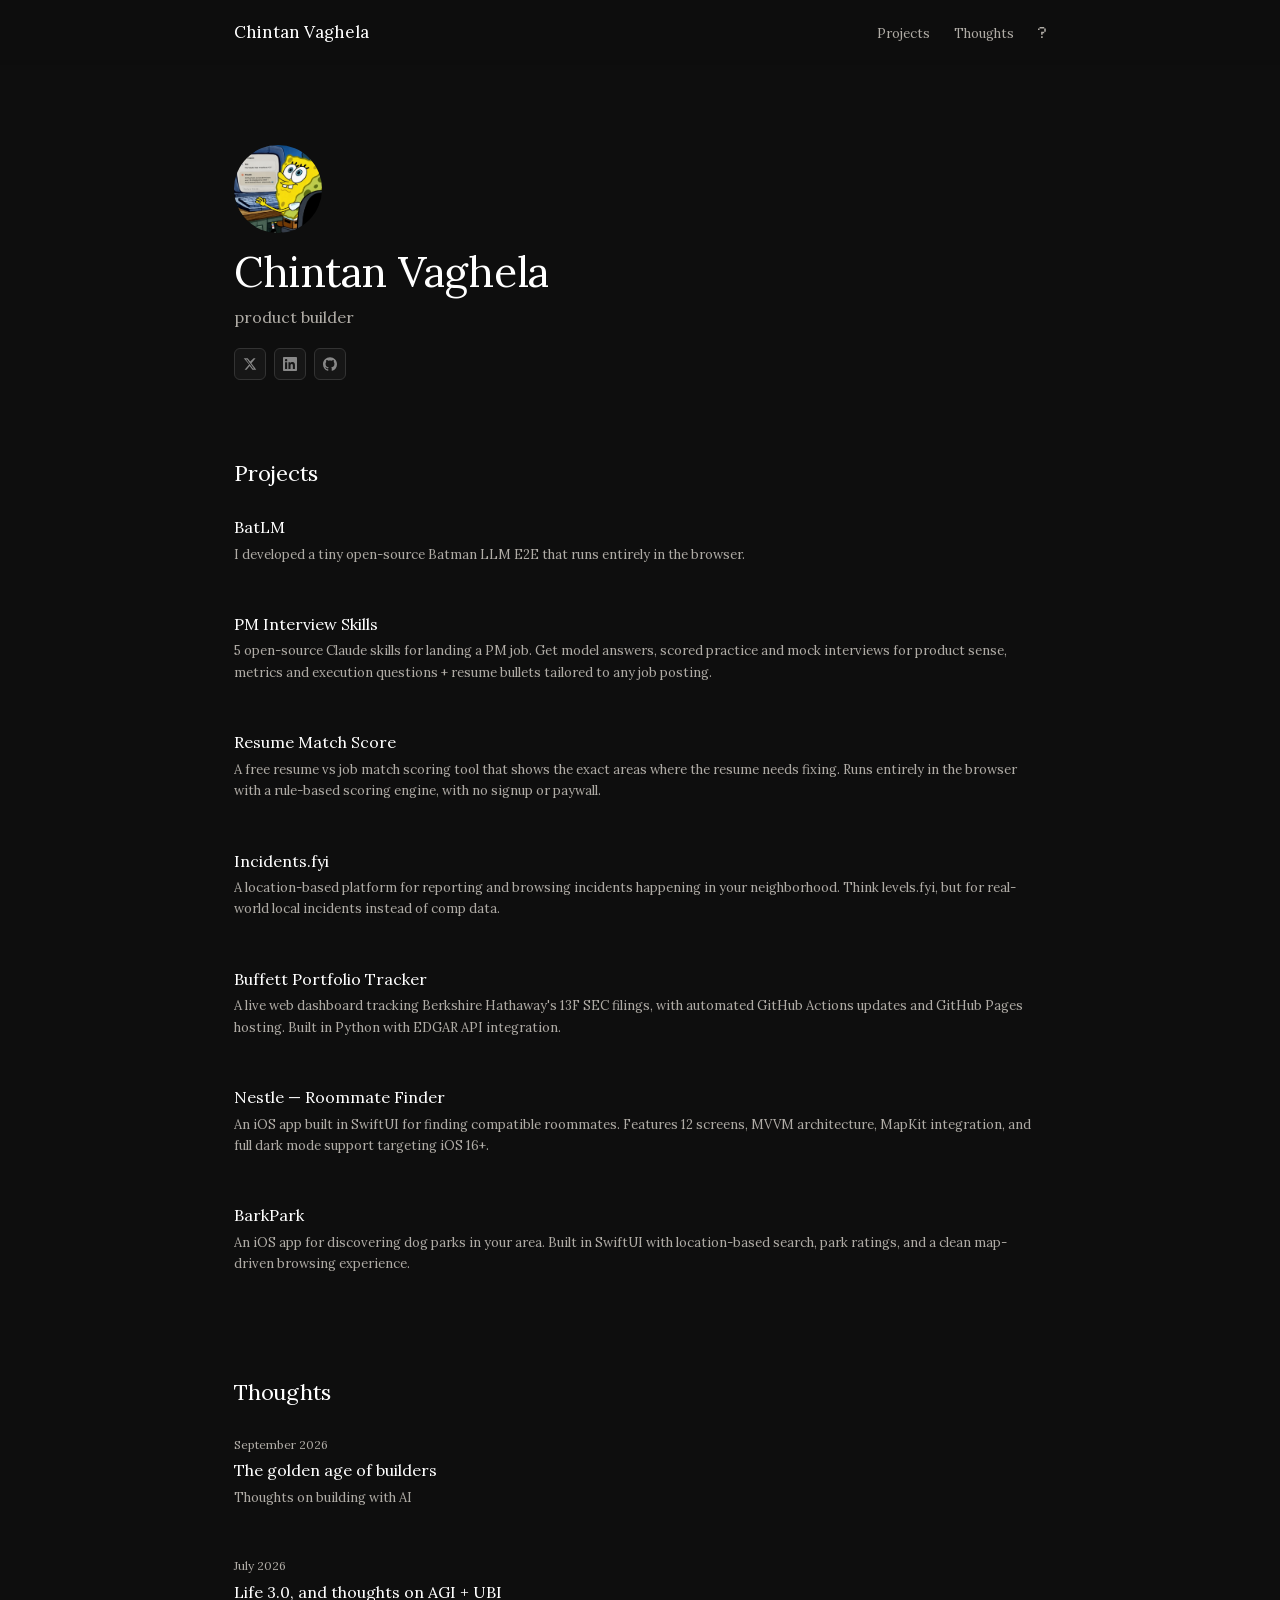
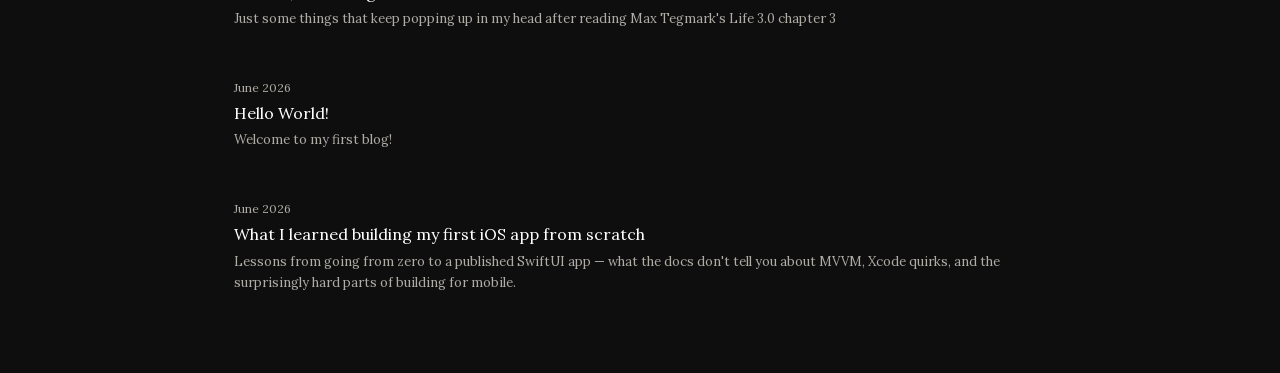
<file: index.html>
<!DOCTYPE html>
<html lang="en">
<head>
  <meta charset="UTF-8">
  <meta name="viewport" content="width=device-width, initial-scale=1.0">
  <meta name="description" content="Chintan Vaghela — Product builder.">
  <link rel="icon" type="image/x-icon" href="/favicon.ico">
  <link rel="apple-touch-icon" href="/apple-touch-icon.png">
  <title>Chintan Vaghela</title>
  <link rel="preload" href="assets/fonts/lora-latin.woff2" as="font" type="font/woff2" crossorigin>
  <link rel="preload" href="data/projects.json" as="fetch" crossorigin>
  <link rel="preload" href="data/thoughts.json" as="fetch" crossorigin>
  <link rel="stylesheet" href="assets/css/style.css">
</head>
<body>

  <!-- ===================== NAV ===================== -->
  <header class="nav">
    <div class="wrap nav-inner">
      <a href="/" class="nav-name">Chintan Vaghela</a>
      <nav aria-label="Main navigation">
        <ul class="nav-links">
          <li><a href="#projects">Projects</a></li>
          <li><a href="#thoughts">Thoughts</a></li>
          <li>
            <button type="button" class="nav-play" aria-label="Play a game">
              <svg viewBox="0 0 5 7" fill="currentColor" aria-hidden="true"><path d="M1 0h3v1H1zM0 1h1v1H0zM4 1h1v2H4zM2 3h2v1H2zM2 4h1v1H2zM2 6h1v1H2z"/></svg>
            </button>
          </li>
        </ul>
      </nav>
    </div>
  </header>

  <main>
    <div class="wrap">

      <!-- ===================== PROFILE ===================== -->
      <section class="profile" aria-label="Profile">
        <picture>
          <source srcset="assets/images/profile.avif" type="image/avif">
          <source srcset="assets/images/profile.webp" type="image/webp">
          <img src="assets/images/profile.jpeg" alt="Photo of Chintan Vaghela" class="profile-photo" width="88" height="88" fetchpriority="high">
        </picture>

        <h1 class="profile-name">Chintan Vaghela</h1>

        <p class="profile-bio">product builder</p>

        <ul class="social-links" aria-label="Social profiles">
          <li>
            <a href="https://x.com/chintanjv" class="social-link" target="_blank" rel="noopener" aria-label="X">
              <svg width="14" height="14" viewBox="0 0 24 24" fill="currentColor" aria-hidden="true"><path d="M18.244 2.25h3.308l-7.227 8.26 8.502 11.24H16.17l-4.714-6.231-5.401 6.231H2.744l7.73-8.835L1.254 2.25H8.08l4.253 5.622zm-1.161 17.52h1.833L7.084 4.126H5.117z"/></svg>
            </a>
          </li>
          <li>
            <a href="https://www.linkedin.com/in/chintan-vaghela/" class="social-link" target="_blank" rel="noopener" aria-label="LinkedIn">
              <svg width="14" height="14" viewBox="0 0 24 24" fill="currentColor" aria-hidden="true"><path d="M20.447 20.452h-3.554v-5.569c0-1.328-.027-3.037-1.852-3.037-1.853 0-2.136 1.445-2.136 2.939v5.667H9.351V9h3.414v1.561h.046c.477-.9 1.637-1.85 3.37-1.85 3.601 0 4.267 2.37 4.267 5.455v6.286zM5.337 7.433a2.062 2.062 0 01-2.063-2.065 2.064 2.064 0 112.063 2.065zm1.782 13.019H3.555V9h3.564v11.452zM22.225 0H1.771C.792 0 0 .774 0 1.729v20.542C0 23.227.792 24 1.771 24h20.451C23.2 24 24 23.227 24 22.271V1.729C24 .774 23.2 0 22.222 0h.003z"/></svg>
            </a>
          </li>
          <li>
            <a href="https://github.com/chintanjv" class="social-link" target="_blank" rel="noopener" aria-label="GitHub">
              <svg width="14" height="14" viewBox="0 0 24 24" fill="currentColor" aria-hidden="true"><path d="M12 .297c-6.63 0-12 5.373-12 12 0 5.303 3.438 9.8 8.205 11.385.6.113.82-.258.82-.577 0-.285-.01-1.04-.015-2.04-3.338.724-4.042-1.61-4.042-1.61C4.422 18.07 3.633 17.7 3.633 17.7c-1.087-.744.084-.729.084-.729 1.205.084 1.838 1.236 1.838 1.236 1.07 1.835 2.809 1.305 3.495.998.108-.776.417-1.305.76-1.605-2.665-.3-5.466-1.332-5.466-5.93 0-1.31.465-2.38 1.235-3.22-.135-.303-.54-1.523.105-3.176 0 0 1.005-.322 3.3 1.23.96-.267 1.98-.399 3-.405 1.02.006 2.04.138 3 .405 2.28-1.552 3.285-1.23 3.285-1.23.645 1.653.24 2.873.12 3.176.765.84 1.23 1.91 1.23 3.22 0 4.61-2.805 5.625-5.475 5.92.42.36.81 1.096.81 2.22 0 1.606-.015 2.896-.015 3.286 0 .315.21.69.825.57C20.565 22.092 24 17.592 24 12.297c0-6.627-5.373-12-12-12"/></svg>
            </a>
          </li>
        </ul>
      </section>

      <!-- ===================== PROJECTS ===================== -->
      <section class="section" id="projects" aria-label="Projects">
        <p class="section-label">Projects</p>
        <div id="projects-list">
          <!-- Populated by main.js from data/projects.json -->
        </div>
      </section>

      <!-- ===================== THOUGHTS ===================== -->
      <section class="section" id="thoughts" aria-label="Thoughts">
        <p class="section-label">Thoughts</p>
        <div id="thoughts-list">
          <!-- Populated by main.js from data/thoughts.json -->
        </div>
      </section>

    </div>
  </main>

  <script src="assets/js/main.js"></script>
</body>
</html>
</file>
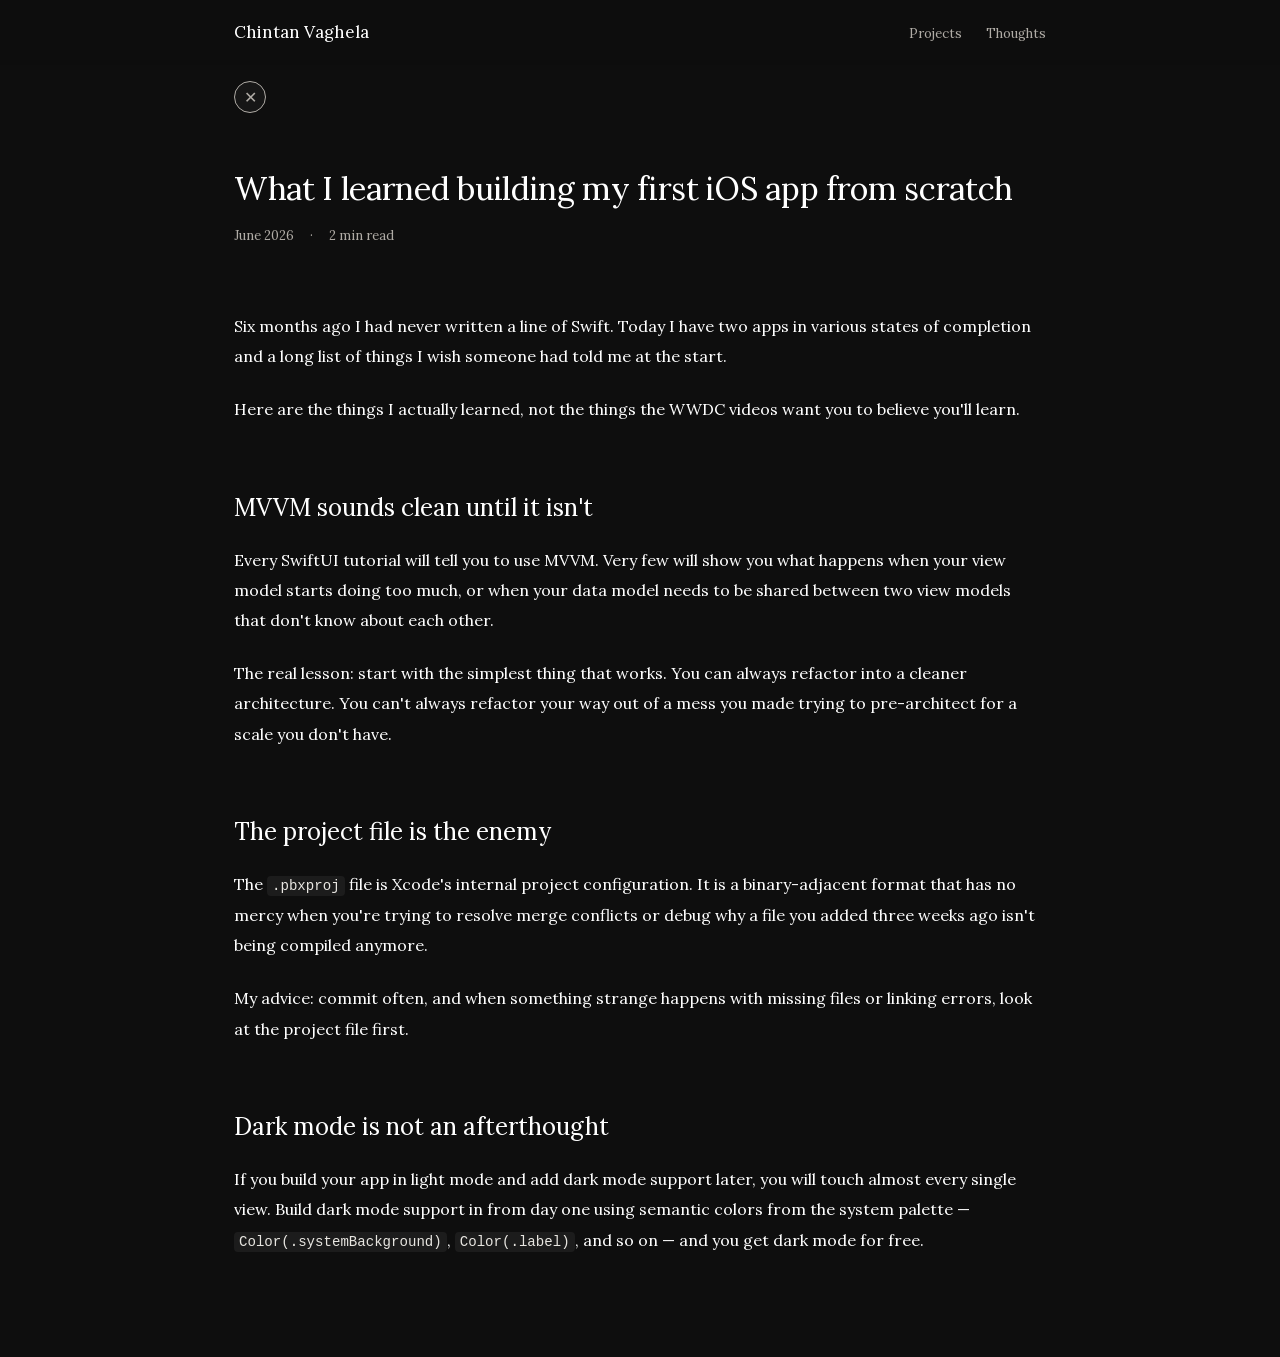
<file: thoughts/building-first-ios-app.html>
<!DOCTYPE html>
<html lang="en">
<head>
  <meta charset="UTF-8">
  <meta name="viewport" content="width=device-width, initial-scale=1.0">
  <title>What I learned building my first iOS app from scratch — Chintan Vaghela</title>
  <meta name="description" content="Lessons from going from zero to a SwiftUI app — my experience building with AI, and using product skills and learning Swift ecosystem">
  <link rel="preload" href="../assets/fonts/lora-latin.woff2" as="font" type="font/woff2" crossorigin>
  <link rel="stylesheet" href="../assets/css/style.css">
</head>
<body>

  <header class="nav">
    <div class="wrap nav-inner">
      <a href="/" class="nav-name">Chintan Vaghela</a>
      <nav aria-label="Main navigation">
        <ul class="nav-links">
          <li><a href="/#projects">Projects</a></li>
          <li><a href="/#thoughts">Thoughts</a></li>
        </ul>
      </nav>
    </div>
  </header>

  <main>
    <div class="wrap">

      <div class="detail-nav">
        <a href="/" class="back-link" aria-label="Back to home">✕</a>
      </div>

      <header class="post-header">
        <h1 class="post-title">What I learned building my first iOS app from scratch</h1>
        <div class="post-meta">
          <span>June 2026</span>
          <span>·</span>
          <span>2 min read</span>
        </div>
      </header>

      <article class="post-body">
        <p>Six months ago I had never written a line of Swift. Today I have two apps in various states of completion and a long list of things I wish someone had told me at the start.</p>

        <p>Here are the things I actually learned, not the things the WWDC videos want you to believe you'll learn.</p>

        <h2>MVVM sounds clean until it isn't</h2>

        <p>Every SwiftUI tutorial will tell you to use MVVM. Very few will show you what happens when your view model starts doing too much, or when your data model needs to be shared between two view models that don't know about each other.</p>

        <p>The real lesson: start with the simplest thing that works. You can always refactor into a cleaner architecture. You can't always refactor your way out of a mess you made trying to pre-architect for a scale you don't have.</p>

        <h2>The project file is the enemy</h2>

        <p>The <code>.pbxproj</code> file is Xcode's internal project configuration. It is a binary-adjacent format that has no mercy when you're trying to resolve merge conflicts or debug why a file you added three weeks ago isn't being compiled anymore.</p>

        <p>My advice: commit often, and when something strange happens with missing files or linking errors, look at the project file first.</p>

        <h2>Dark mode is not an afterthought</h2>

        <p>If you build your app in light mode and add dark mode support later, you will touch almost every single view. Build dark mode support in from day one using semantic colors from the system palette — <code>Color(.systemBackground)</code>, <code>Color(.label)</code>, and so on — and you get dark mode for free.</p>

      </article>

    </div>
  </main>
</body>
</html>
</file>
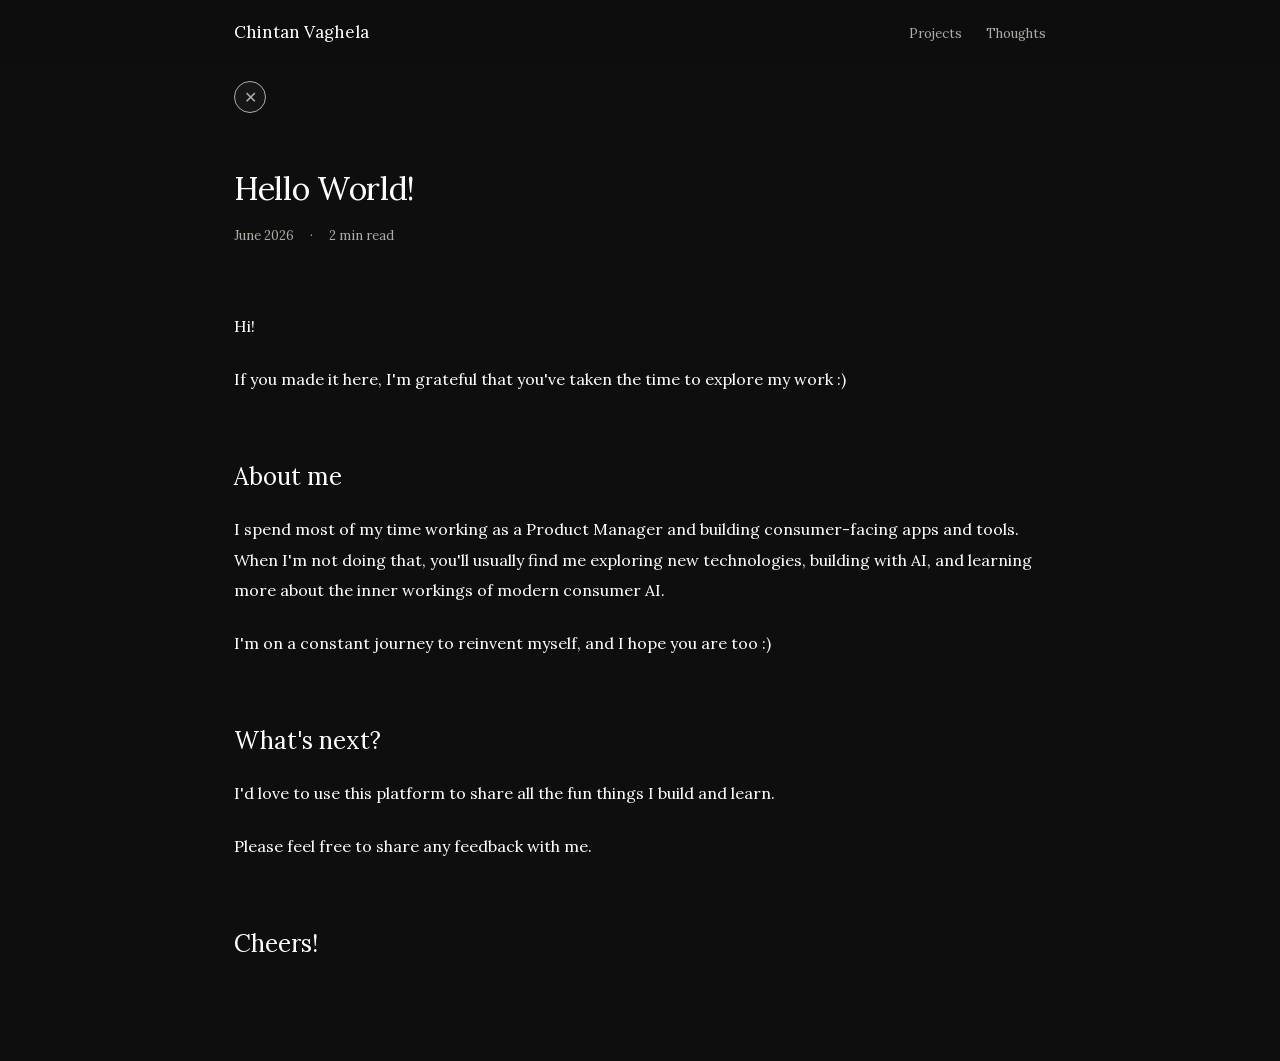
<file: thoughts/hello-world.html>
<!DOCTYPE html>
<html lang="en">
<head>
  <meta charset="UTF-8">
  <meta name="viewport" content="width=device-width, initial-scale=1.0">
  <title>Hello World! — Chintan Vaghela</title>
  <meta name="description" content="Welcome to my first blog!">
  <link rel="preload" href="../assets/fonts/lora-latin.woff2" as="font" type="font/woff2" crossorigin>
  <link rel="stylesheet" href="../assets/css/style.css">
</head>
<body>

  <header class="nav">
    <div class="wrap nav-inner">
      <a href="/" class="nav-name">Chintan Vaghela</a>
      <nav aria-label="Main navigation">
        <ul class="nav-links">
          <li><a href="/#projects">Projects</a></li>
          <li><a href="/#thoughts">Thoughts</a></li>
        </ul>
      </nav>
    </div>
  </header>

  <main>
    <div class="wrap">

      <div class="detail-nav">
        <a href="/" class="back-link" aria-label="Back to home">✕</a>
      </div>

      <header class="post-header">
        <h1 class="post-title">Hello World!</h1>
        <div class="post-meta">
          <span>June 2026</span>
          <span>·</span>
          <span>2 min read</span>
        </div>
      </header>

      <article class="post-body">
        <p>Hi!</p>

        <p>If you made it here, I'm grateful that you've taken the time to explore my work :)</p>

        <h2>About me</h2>

        <p>I spend most of my time working as a Product Manager and building consumer-facing apps and tools. When I'm not doing that, you'll usually find me exploring new technologies, building with AI, and learning more about the inner workings of modern consumer AI.</p>

        <p>I'm on a constant journey to reinvent myself, and I hope you are too :)</p>

        <h2>What's next?</h2>

        <p>I'd love to use this platform to share all the fun things I build and learn.</p>

        <p>Please feel free to share any feedback with me.</p>

        <h2>Cheers!</h2>

      </article>

    </div>
  </main>
</body>
</html>
</file>
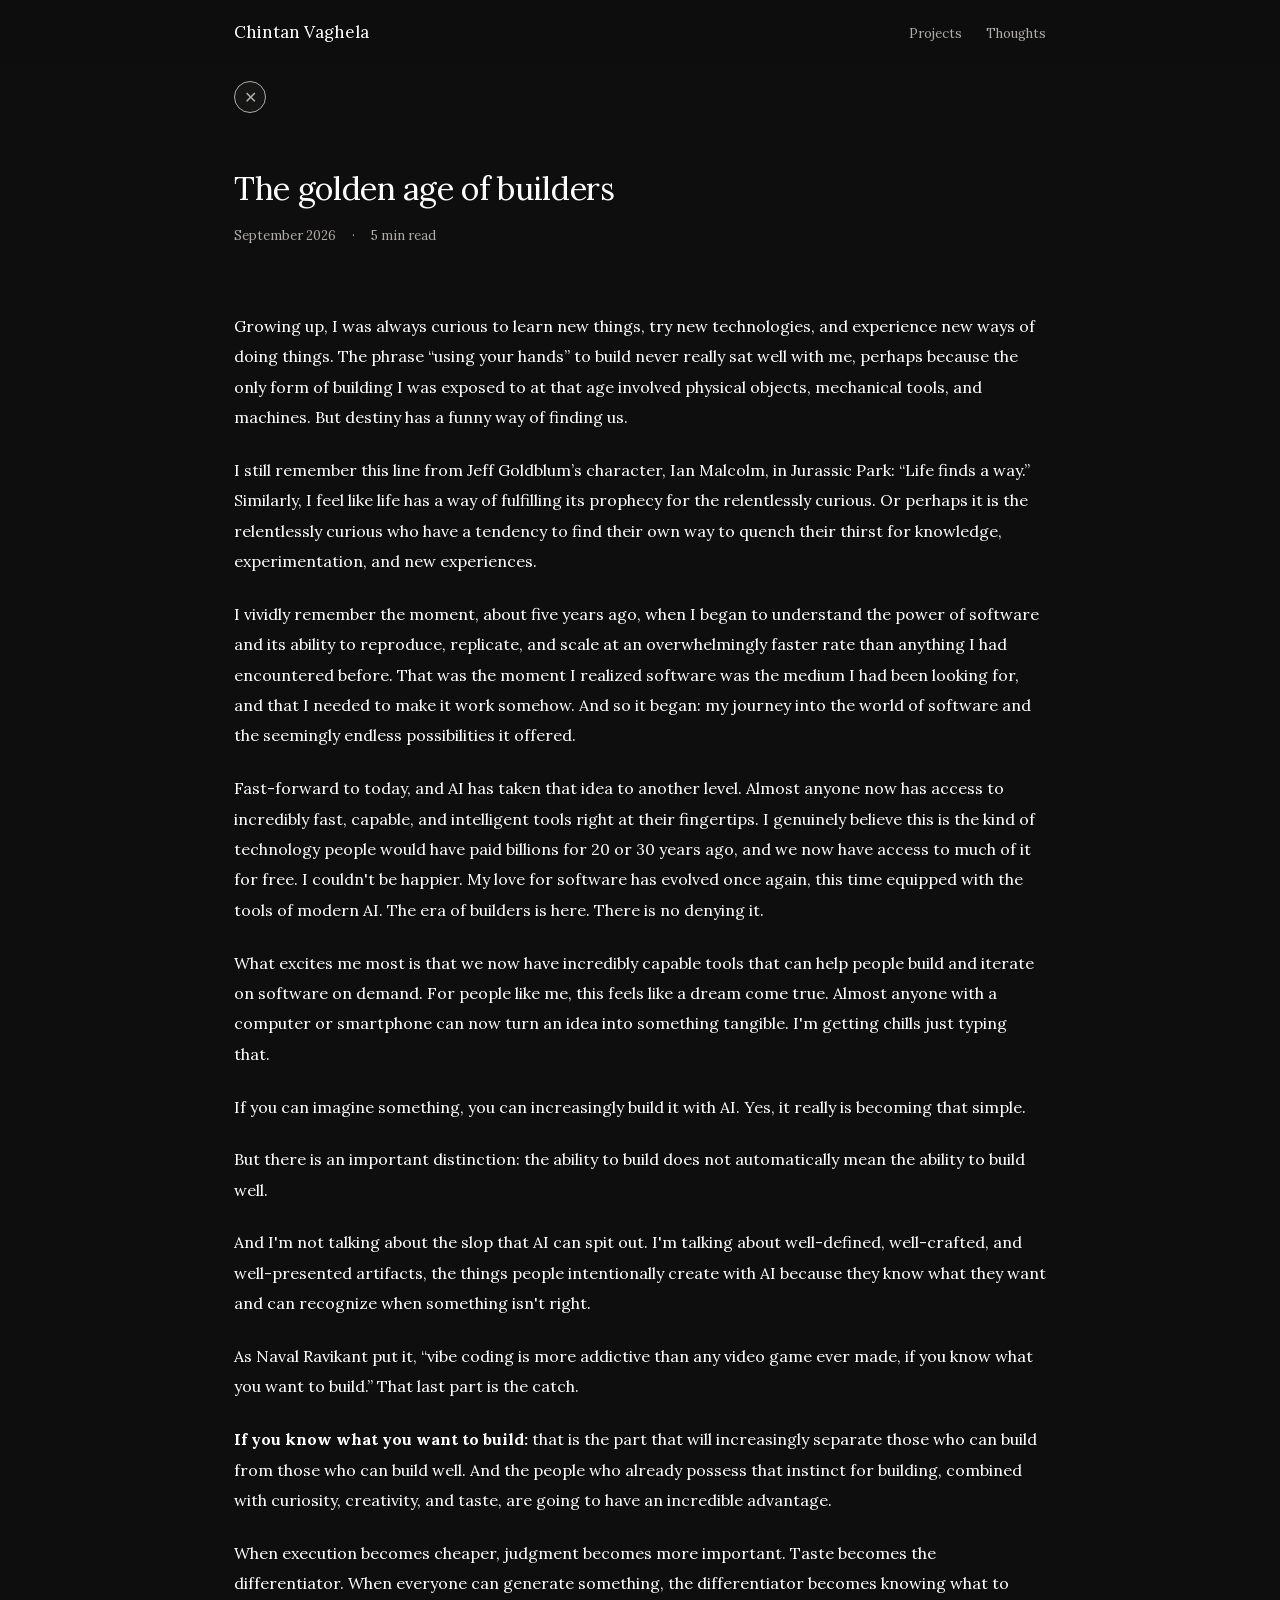
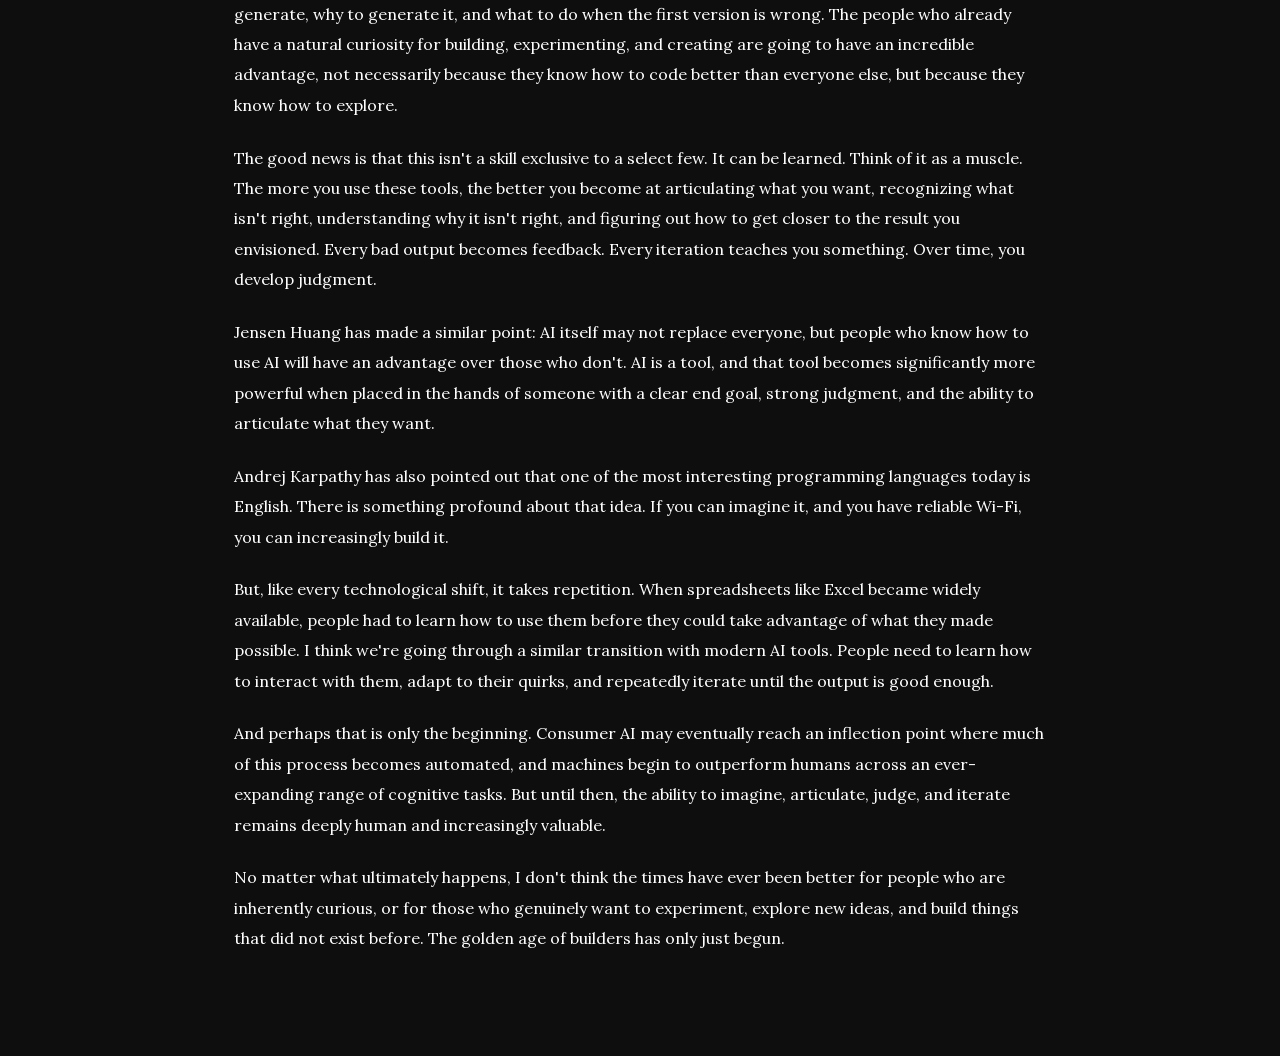
<file: thoughts/the-age-of-builders.html>
<!DOCTYPE html>
<html lang="en">
<head>
  <meta charset="UTF-8">
  <meta name="viewport" content="width=device-width, initial-scale=1.0">
  <title>The golden age of builders — Chintan Vaghela</title>
  <meta name="description" content="Thoughts on building with AI">
  <link rel="preload" href="../assets/fonts/lora-latin.woff2" as="font" type="font/woff2" crossorigin>
  <link rel="stylesheet" href="../assets/css/style.css">
</head>
<body>

  <header class="nav">
    <div class="wrap nav-inner">
      <a href="/" class="nav-name">Chintan Vaghela</a>
      <nav aria-label="Main navigation">
        <ul class="nav-links">
          <li><a href="/#projects">Projects</a></li>
          <li><a href="/#thoughts">Thoughts</a></li>
        </ul>
      </nav>
    </div>
  </header>

  <main>
    <div class="wrap">

      <div class="detail-nav">
        <a href="/" class="back-link" aria-label="Back to home">✕</a>
      </div>

      <header class="post-header">
        <h1 class="post-title">The golden age of builders</h1>
        <div class="post-meta">
          <span>September 2026</span>
          <span>·</span>
          <span>5 min read</span>
        </div>
      </header>

      <article class="post-body">
        <p>Growing up, I was always curious to learn new things, try new technologies, and experience new ways of doing things. The phrase “using your hands” to build never really sat well with me, perhaps because the only form of building I was exposed to at that age involved physical objects, mechanical tools, and machines. But destiny has a funny way of finding us.</p>

        <p>I still remember this line from Jeff Goldblum’s character, Ian Malcolm, in Jurassic Park: “Life finds a way.” Similarly, I feel like life has a way of fulfilling its prophecy for the relentlessly curious. Or perhaps it is the relentlessly curious who have a tendency to find their own way to quench their thirst for knowledge, experimentation, and new experiences.</p>

        <p>I vividly remember the moment, about five years ago, when I began to understand the power of software and its ability to reproduce, replicate, and scale at an overwhelmingly faster rate than anything I had encountered before. That was the moment I realized software was the medium I had been looking for, and that I needed to make it work somehow. And so it began: my journey into the world of software and the seemingly endless possibilities it offered.</p>

        <p>Fast-forward to today, and AI has taken that idea to another level. Almost anyone now has access to incredibly fast, capable, and intelligent tools right at their fingertips. I genuinely believe this is the kind of technology people would have paid billions for 20 or 30 years ago, and we now have access to much of it for free. I couldn't be happier. My love for software has evolved once again, this time equipped with the tools of modern AI. The era of builders is here. There is no denying it.</p>

        <p>What excites me most is that we now have incredibly capable tools that can help people build and iterate on software on demand. For people like me, this feels like a dream come true. Almost anyone with a computer or smartphone can now turn an idea into something tangible. I'm getting chills just typing that.</p>

        <p>If you can imagine something, you can increasingly build it with AI. Yes, it really is becoming that simple.</p>

        <p>But there is an important distinction: the ability to build does not automatically mean the ability to build well.</p>

        <p>And I'm not talking about the slop that AI can spit out. I'm talking about well-defined, well-crafted, and well-presented artifacts, the things people intentionally create with AI because they know what they want and can recognize when something isn't right.</p>

        <p>As Naval Ravikant put it, “vibe coding is more addictive than any video game ever made, if you know what you want to build.” That last part is the catch.</p>

        <p><strong>If you know what you want to build:</strong> that is the part that will increasingly separate those who can build from those who can build well. And the people who already possess that instinct for building, combined with curiosity, creativity, and taste, are going to have an incredible advantage.</p>

        <p>When execution becomes cheaper, judgment becomes more important. Taste becomes the differentiator. When everyone can generate something, the differentiator becomes knowing what to generate, why to generate it, and what to do when the first version is wrong. The people who already have a natural curiosity for building, experimenting, and creating are going to have an incredible advantage, not necessarily because they know how to code better than everyone else, but because they know how to explore.</p>

        <p>The good news is that this isn't a skill exclusive to a select few. It can be learned. Think of it as a muscle. The more you use these tools, the better you become at articulating what you want, recognizing what isn't right, understanding why it isn't right, and figuring out how to get closer to the result you envisioned. Every bad output becomes feedback. Every iteration teaches you something. Over time, you develop judgment.</p>

        <p>Jensen Huang has made a similar point: AI itself may not replace everyone, but people who know how to use AI will have an advantage over those who don't. AI is a tool, and that tool becomes significantly more powerful when placed in the hands of someone with a clear end goal, strong judgment, and the ability to articulate what they want.</p>

        <p>Andrej Karpathy has also pointed out that one of the most interesting programming languages today is English. There is something profound about that idea. If you can imagine it, and you have reliable Wi-Fi, you can increasingly build it.</p>

        <p>But, like every technological shift, it takes repetition. When spreadsheets like Excel became widely available, people had to learn how to use them before they could take advantage of what they made possible. I think we're going through a similar transition with modern AI tools. People need to learn how to interact with them, adapt to their quirks, and repeatedly iterate until the output is good enough.</p>

        <p>And perhaps that is only the beginning. Consumer AI may eventually reach an inflection point where much of this process becomes automated, and machines begin to outperform humans across an ever-expanding range of cognitive tasks. But until then, the ability to imagine, articulate, judge, and iterate remains deeply human and increasingly valuable.</p>

        <p>No matter what ultimately happens, I don't think the times have ever been better for people who are inherently curious, or for those who genuinely want to experiment, explore new ideas, and build things that did not exist before. The golden age of builders has only just begun.</p>

      </article>

    </div>
  </main>
</body>
</html>
</file>
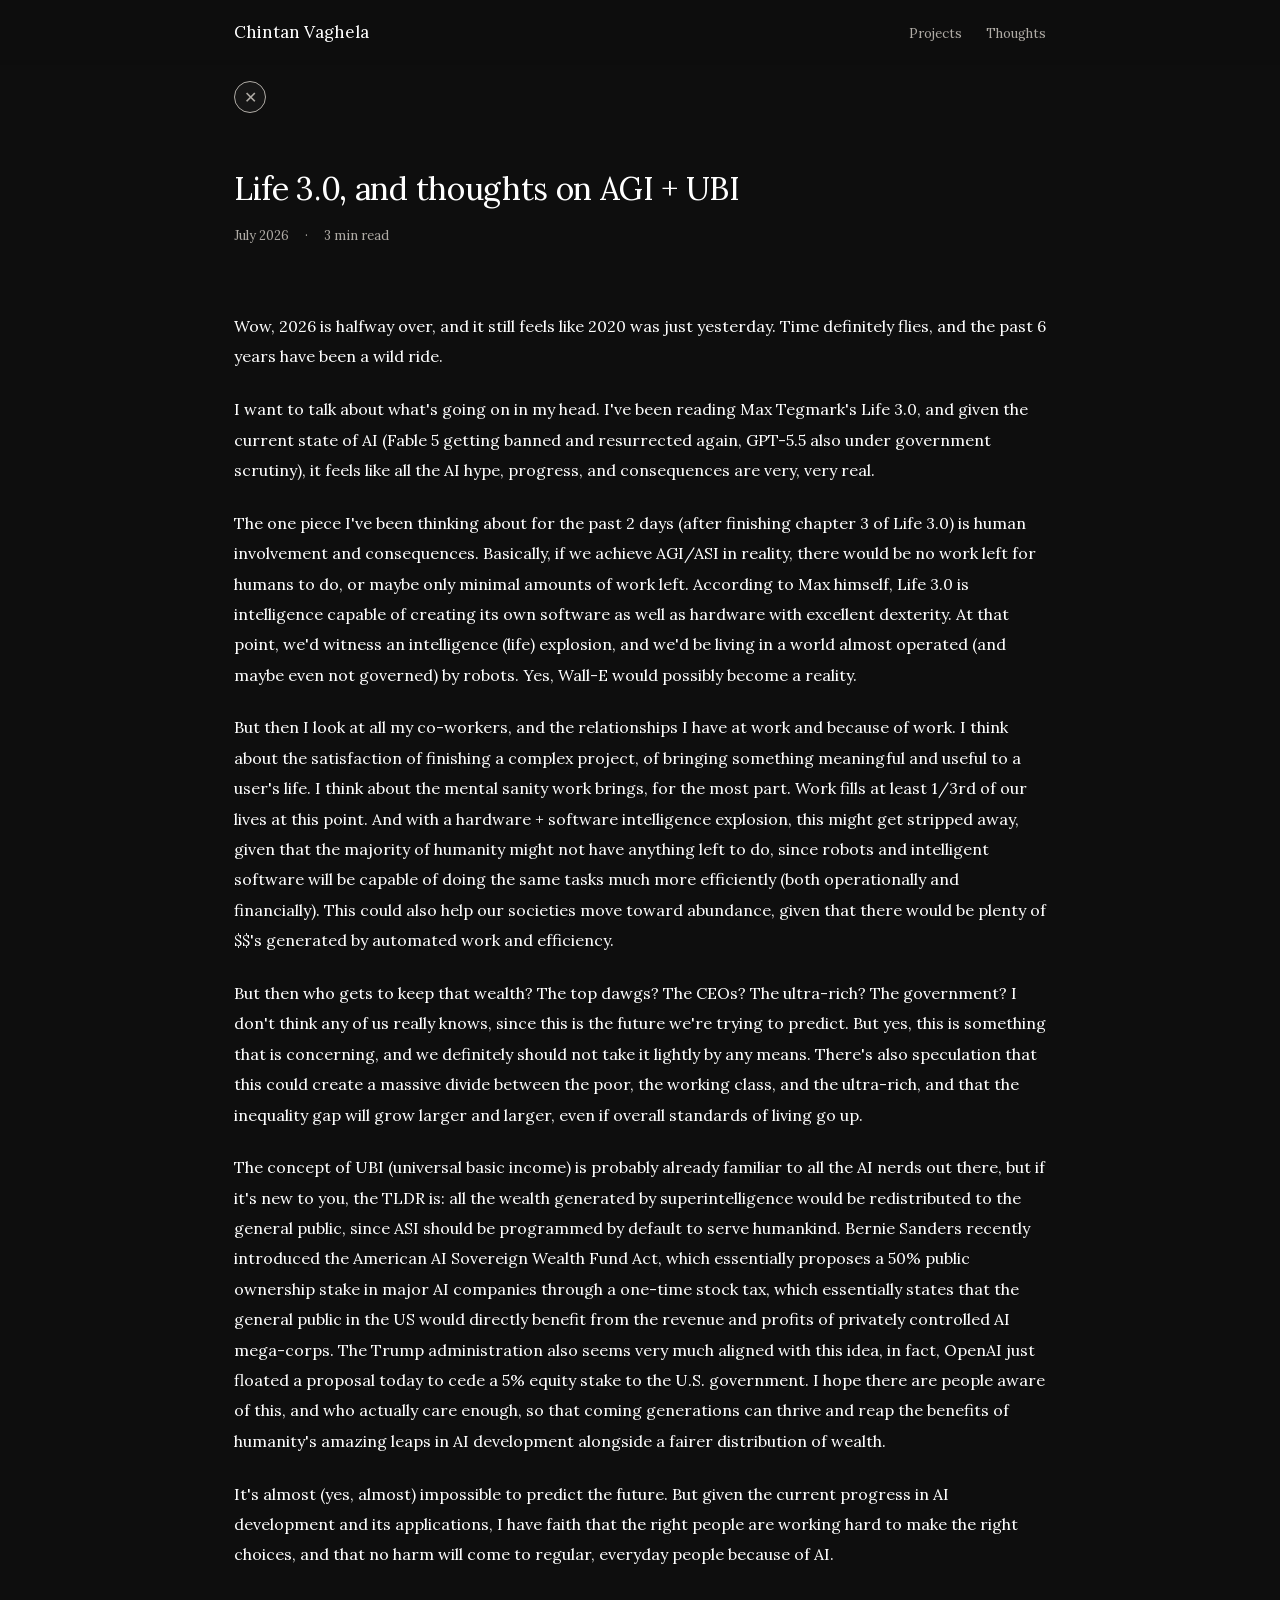
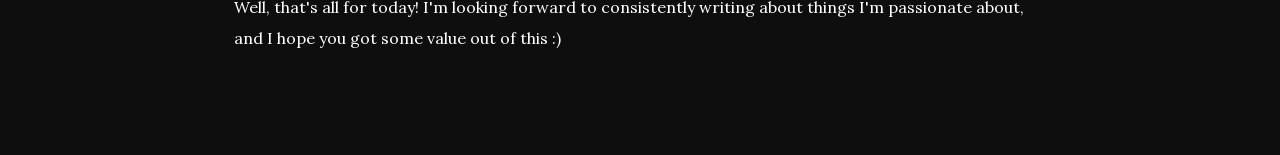
<file: thoughts/thoughts-on-agi-plus-ubi.html>
<!DOCTYPE html>
<html lang="en">
<head>
  <meta charset="UTF-8">
  <meta name="viewport" content="width=device-width, initial-scale=1.0">
  <title>Life 3.0, and thoughts on AGI + UBI — Chintan Vaghela</title>
  <meta name="description" content="Just some things that keep popping up in my head after reading Max Tegmark's Life 3.0 chapter 3">
  <link rel="preload" href="../assets/fonts/lora-latin.woff2" as="font" type="font/woff2" crossorigin>
  <link rel="stylesheet" href="../assets/css/style.css">
</head>
<body>

  <header class="nav">
    <div class="wrap nav-inner">
      <a href="/" class="nav-name">Chintan Vaghela</a>
      <nav aria-label="Main navigation">
        <ul class="nav-links">
          <li><a href="/#projects">Projects</a></li>
          <li><a href="/#thoughts">Thoughts</a></li>
        </ul>
      </nav>
    </div>
  </header>

  <main>
    <div class="wrap">

      <div class="detail-nav">
        <a href="/" class="back-link" aria-label="Back to home">✕</a>
      </div>

      <header class="post-header">
        <h1 class="post-title">Life 3.0, and thoughts on AGI + UBI</h1>
        <div class="post-meta">
          <span>July 2026</span>
          <span>·</span>
          <span>3 min read</span>
        </div>
      </header>

      <article class="post-body">
        <p>Wow, 2026 is halfway over, and it still feels like 2020 was just yesterday. Time definitely flies, and the past 6 years have been a wild ride.</p>

        <p>I want to talk about what's going on in my head. I've been reading Max Tegmark's Life 3.0, and given the current state of AI (Fable 5 getting banned and resurrected again, GPT-5.5 also under government scrutiny), it feels like all the AI hype, progress, and consequences are very, very real.</p>

        <p>The one piece I've been thinking about for the past 2 days (after finishing chapter 3 of Life 3.0) is human involvement and consequences. Basically, if we achieve AGI/ASI in reality, there would be no work left for humans to do, or maybe only minimal amounts of work left. According to Max himself, Life 3.0 is intelligence capable of creating its own software as well as hardware with excellent dexterity. At that point, we'd witness an intelligence (life) explosion, and we'd be living in a world almost operated (and maybe even not governed) by robots. Yes, Wall-E would possibly become a reality.</p>

        <p>But then I look at all my co-workers, and the relationships I have at work and because of work. I think about the satisfaction of finishing a complex project, of bringing something meaningful and useful to a user's life. I think about the mental sanity work brings, for the most part. Work fills at least 1/3rd of our lives at this point. And with a hardware + software intelligence explosion, this might get stripped away, given that the majority of humanity might not have anything left to do, since robots and intelligent software will be capable of doing the same tasks much more efficiently (both operationally and financially). This could also help our societies move toward abundance, given that there would be plenty of $$'s generated by automated work and efficiency.</p>

        <p>But then who gets to keep that wealth? The top dawgs? The CEOs? The ultra-rich? The government? I don't think any of us really knows, since this is the future we're trying to predict. But yes, this is something that is concerning, and we definitely should not take it lightly by any means. There's also speculation that this could create a massive divide between the poor, the working class, and the ultra-rich, and that the inequality gap will grow larger and larger, even if overall standards of living go up.</p>

        <p>The concept of UBI (universal basic income) is probably already familiar to all the AI nerds out there, but if it's new to you, the TLDR is: all the wealth generated by superintelligence would be redistributed to the general public, since ASI should be programmed by default to serve humankind. Bernie Sanders recently introduced the American AI Sovereign Wealth Fund Act, which essentially proposes a 50% public ownership stake in major AI companies through a one-time stock tax, which essentially states that the general public in the US would directly benefit from the revenue and profits of privately controlled AI mega-corps. The Trump administration also seems very much aligned with this idea, in fact, OpenAI just floated a proposal today to cede a 5% equity stake to the U.S. government. I hope there are people aware of this, and who actually care enough, so that coming generations can thrive and reap the benefits of humanity's amazing leaps in AI development alongside a fairer distribution of wealth.</p>

        <p>It's almost (yes, almost) impossible to predict the future. But given the current progress in AI development and its applications, I have faith that the right people are working hard to make the right choices, and that no harm will come to regular, everyday people because of AI.</p>

        <p>Well, that's all for today! I'm looking forward to consistently writing about things I'm passionate about, and I hope you got some value out of this :)</p>

      </article>

    </div>
  </main>
</body>
</html>
</file>
<file: assets/css/style.css>
/* ============================================================
   style.css — dark theme, Lora throughout
   ============================================================ */

/* ---- FONT (self-hosted Lora, latin subset, variable 400–700; SIL Open Font License) ---- */
@font-face {
  font-family: 'Lora';
  font-style: normal;
  font-weight: 400 700;
  font-display: swap;
  src: url('../fonts/lora-latin.woff2') format('woff2');
}

/* ---- TOKENS ---- */
:root {
  /* Surfaces */
  --color-bg:         #0e0e0e;
  --color-surface:    #161616;
  --color-card-bg:    #1c1c1c;
  --color-border-mid: #333333;

  /* Text */
  --color-text:       #e8e6e1;
  --color-muted:      #888888;
  --color-heading:    #ffffff;
  --color-secondary:  #b0aca6;

  /* Accent */
  --color-hover:      #cd7c5e;

  /* Type scale */
  --text-sm:   13px;
  --text-base: 15px;
  --text-md:   16px;
  --text-xl:   24px;
  --text-2xl:  32px;
  --text-3xl:  42px;

  /* Spacing */
  --space-xs:  8px;
  --space-sm:  16px;
  --space-md:  24px;
  --space-lg:  40px;
  --space-xl:  56px;
  --space-2xl: 80px;

  --radius-sm: 6px;
  --max-width: 860px;
}

/* ---- RESET ---- */
*, *::before, *::after { box-sizing: border-box; margin: 0; padding: 0; }
ul { list-style: none; }
img { display: block; max-width: 100%; }

/* ---- BASE ---- */
html { scroll-behavior: smooth; }

body {
  font-family: 'Lora', Georgia, 'Times New Roman', serif;
  font-size: var(--text-base);
  line-height: 1.7;
  color: var(--color-text);
  background: var(--color-bg);
  -webkit-font-smoothing: antialiased;
  -moz-osx-font-smoothing: grayscale;
}

a { text-decoration: none; }

/* ---- LAYOUT ---- */
.wrap {
  max-width: var(--max-width);
  margin: 0 auto;
  padding: 0 var(--space-md);
}

.section-label {
  font-size: 22px;
  letter-spacing: -0.01em;
  color: var(--color-heading);
  margin-bottom: var(--space-md);
}

/* ---- NAV ---- */
.nav {
  position: sticky;
  top: 0;
  background: rgba(14, 14, 14, 0.92);
  backdrop-filter: blur(10px);
  -webkit-backdrop-filter: blur(10px);
  z-index: 100;
  padding: 18px 0;
}

.nav-inner {
  display: flex;
  justify-content: space-between;
  align-items: center;
}

.nav-name {
  font-size: 17px;
  color: var(--color-heading);
}

.nav-links {
  display: flex;
  gap: var(--space-md);
}
.nav-links a {
  font-size: var(--text-sm);
  color: var(--color-secondary);
}
.nav-links a:hover { color: var(--color-hover); }

/* ---- NAV "?" (opens the rooftop game) ---- */
.nav-links { align-items: baseline; }

.nav-play {
  display: inline-block;
  padding: 8px;             /* bigger tap target; the negative margin keeps the layout unchanged */
  margin: -8px;
  font-size: var(--text-sm);
  line-height: inherit;
  color: var(--color-secondary);
  background: none;
  border: 0;
  cursor: pointer;
  transition: color 0.15s;
  -webkit-tap-highlight-color: transparent;
}
.nav-play:hover,
.nav-play:focus-visible { color: var(--color-hover); outline: none; }
.nav-play svg {
  display: inline-block;
  width: 0.6em;             /* a touch taller than Lora's caps (0.7em) so the pixel glyph reads clearly */
  height: 0.84em;
  vertical-align: baseline;
  animation: nav-play-bump 7s ease-in-out 2s infinite;
}

/* A little "?"-block bump every few seconds */
@keyframes nav-play-bump {
  0%, 94%, 100% { transform: translateY(0); }
  96%           { transform: translateY(-2px); }
}

@media (prefers-reduced-motion: reduce) {
  .nav-play svg { animation: none; }
}

/* ---- PROFILE ---- */
.profile {
  padding: var(--space-2xl) 0 19px;
}

.profile-photo {
  width: 88px;
  height: 88px;
  border-radius: 50%;
  margin-bottom: var(--space-sm);
  object-fit: cover;
}

.profile-name {
  font-size: var(--text-3xl);
  font-weight: 400;
  line-height: 1.1;
  letter-spacing: -0.01em;
  color: var(--color-heading);
  margin-bottom: var(--space-xs);
}

.profile-bio {
  font-size: var(--text-md);
  line-height: 1.8;
  color: var(--color-secondary);
  max-width: 560px;
  margin-bottom: var(--space-sm);
}

.social-links {
  display: flex;
  flex-wrap: wrap;
  gap: var(--space-xs);
}

.social-link {
  display: inline-flex;
  align-items: center;
  color: var(--color-muted);
  padding: 8px;
  border: 1px solid var(--color-border-mid);
  border-radius: var(--radius-sm);
  background: var(--color-surface);
  transition: border-color 0.15s, color 0.15s;
}
.social-link:hover {
  border-color: #555;
  color: var(--color-text);
}

/* ---- SECTIONS ---- */
.section {
  padding: var(--space-xl) 0;
}
#projects {
  padding-bottom: 19px;
}

/* ---- ITEM LIST (projects + thoughts) ---- */
.thought-item {
  padding: var(--space-md) 0;
}
.thought-item:first-child { padding-top: 0; }

.thought-date {
  font-size: 12px;
  color: var(--color-secondary);
  margin-bottom: 4px;
}

.thought-title {
  font-size: var(--text-md);
  color: var(--color-heading);
  margin-bottom: 5px;
  display: -webkit-box;
  -webkit-line-clamp: 2;
  -webkit-box-orient: vertical;
  overflow: hidden;
  line-height: 1.4;
}
.thought-title:hover { color: var(--color-hover); }

.thought-summary {
  font-size: var(--text-sm);
  color: var(--color-secondary);
  line-height: 1.65;
  display: -webkit-box;
  -webkit-line-clamp: 2;
  -webkit-box-orient: vertical;
  overflow: hidden;
}

/* ============================================================
   BLOG POST PAGE
   ============================================================ */
.detail-nav {
  padding: var(--space-sm) 0;
  margin-bottom: var(--space-md);
}

.back-link {
  display: inline-flex;
  align-items: center;
  justify-content: center;
  width: 32px;
  height: 32px;
  border-radius: 50%;
  border: 1px solid var(--color-secondary);
  background: var(--color-surface);
  color: var(--color-secondary);
  font-size: 16px;
  line-height: 1;
  transition: border-color 0.15s, color 0.15s;
}
.back-link:hover { border-color: var(--color-heading); color: var(--color-heading); }

.post-header {
  padding-top: var(--space-sm);
  padding-bottom: var(--space-md);
  margin-bottom: var(--space-lg);
}
.post-title {
  font-size: var(--text-2xl);
  font-weight: 400;
  line-height: 1.25;
  letter-spacing: -0.01em;
  color: var(--color-heading);
  margin-bottom: var(--space-sm);
}
.post-meta {
  font-size: var(--text-sm);
  color: var(--color-secondary);
  display: flex;
  gap: var(--space-sm);
  flex-wrap: wrap;
  align-items: center;
}

.post-body {
  font-size: var(--text-md);
  line-height: 1.9;
  color: var(--color-heading);
  padding-bottom: var(--space-2xl);
}
.post-body p { margin-bottom: 1.4em; }
.post-body h2 {
  font-size: var(--text-xl);
  font-weight: 400;
  margin: 2.5em 0 0.6em;
}
.post-body code {
  font-family: 'SF Mono', 'Fira Code', monospace;
  font-size: 0.88em;
  background: var(--color-card-bg);
  padding: 2px 5px;
  border-radius: 4px;
  color: var(--color-text);
}

/* ============================================================
   RESPONSIVE
   ============================================================ */
@media (max-width: 560px) {
  .profile { padding: var(--space-xl) 0 19px; }
  .profile-name { font-size: var(--text-2xl); }
  .nav-links { gap: var(--space-sm); }
  .post-title { font-size: var(--text-xl); }
}

/* Very small phones: make room for the "?" so the nav stays on one line */
@media (max-width: 340px) {
  .nav-name { font-size: var(--text-md); }
  .nav-links { gap: var(--space-xs); }
}
</file>
